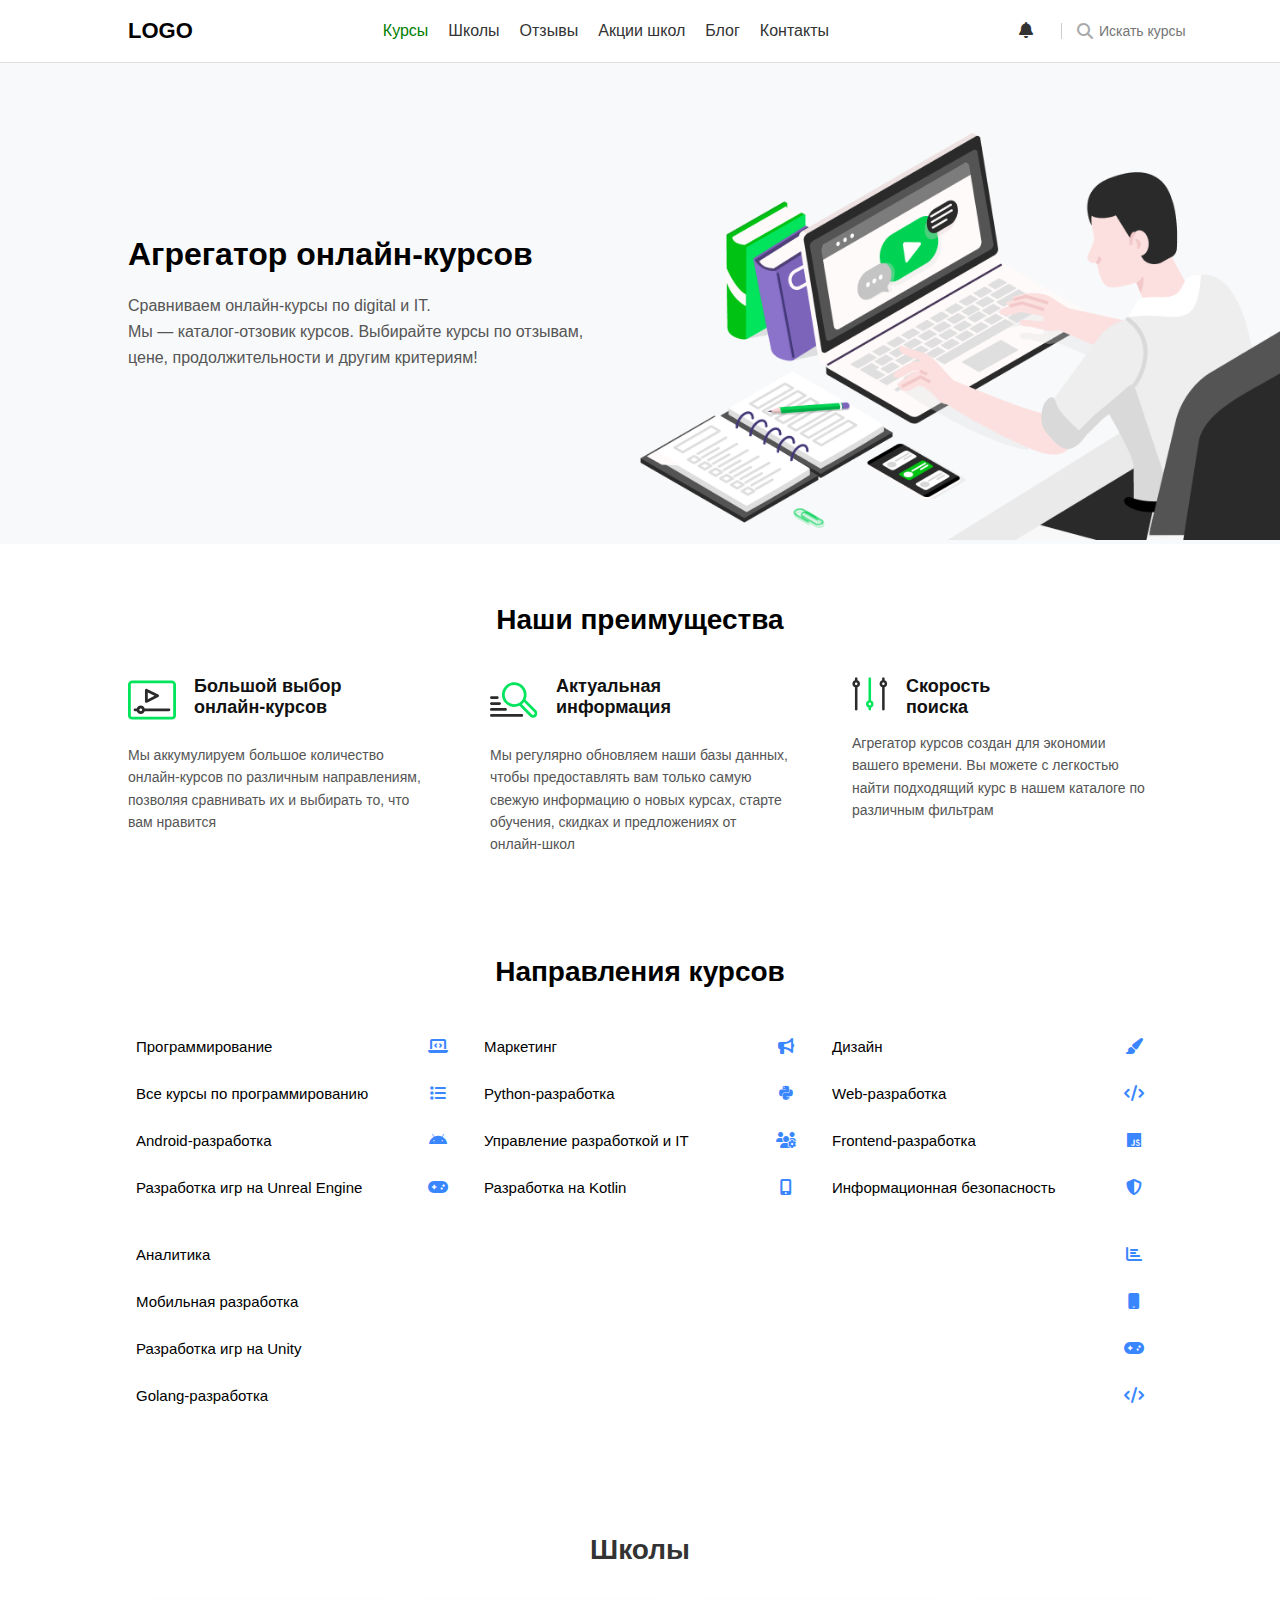
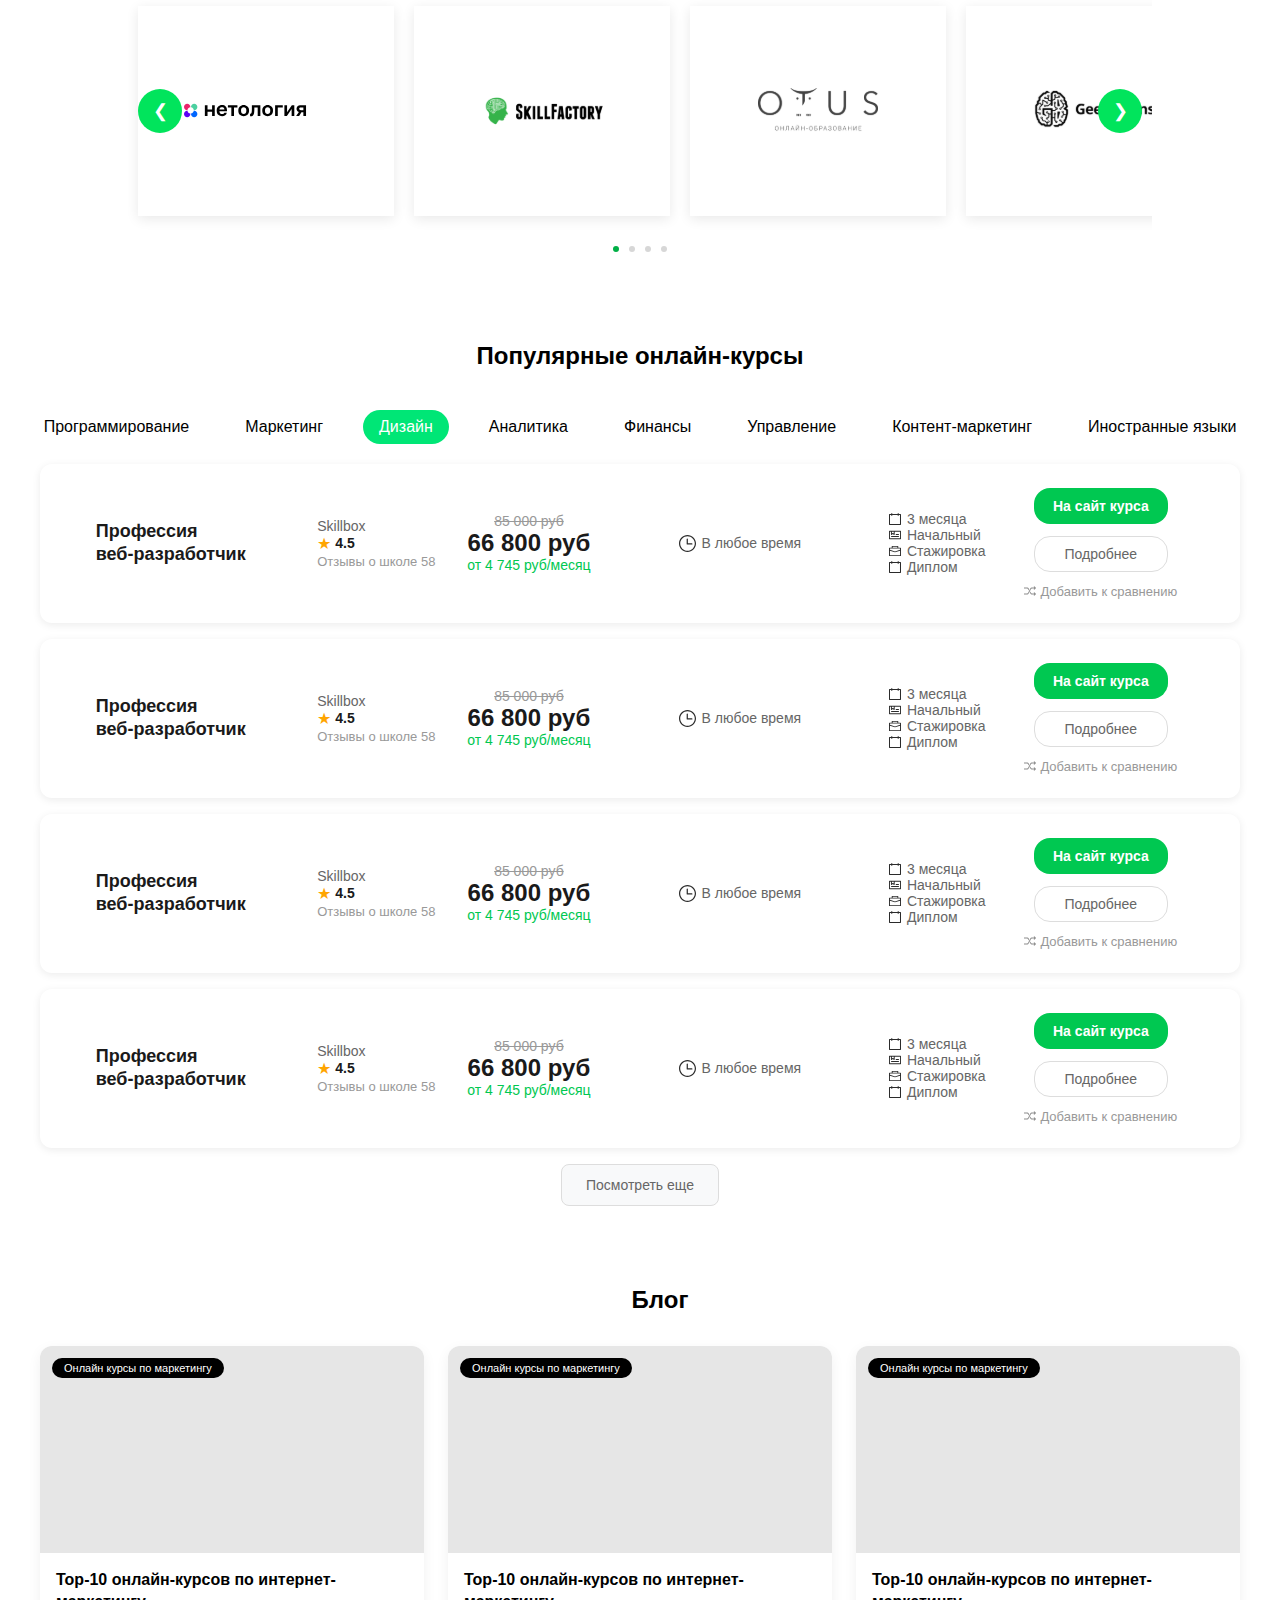
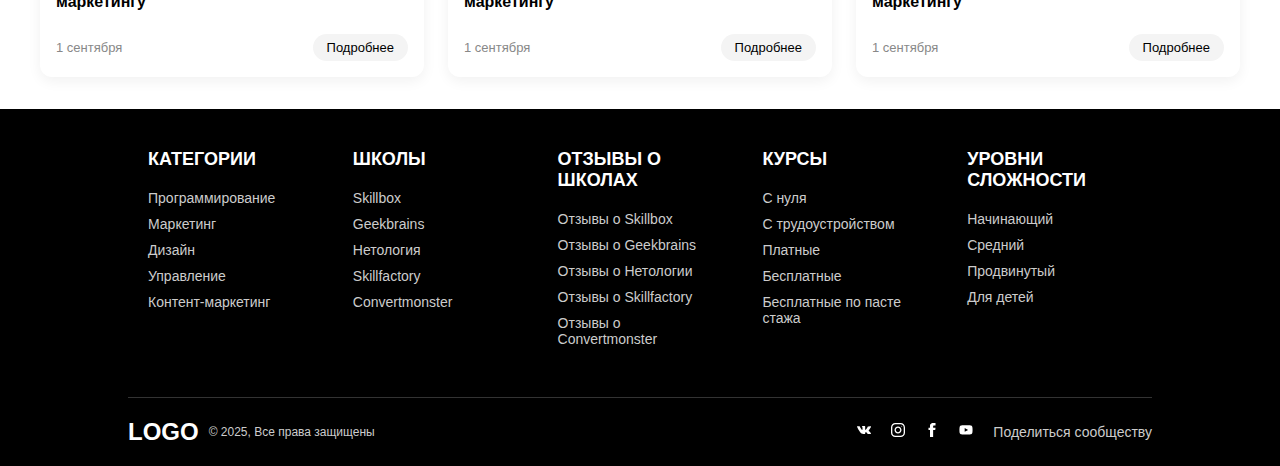
<file: index.html>
<!DOCTYPE html>
<html lang="ru">
  <head>
    <meta charset="UTF-8" />
    <meta name="viewport" content="width=device-width, initial-scale=1.0" />
    <title>Proend_uz</title>
    <link rel="stylesheet" href="./css/style.css" />
    <link
      rel="stylesheet"
      href="https://cdnjs.cloudflare.com/ajax/libs/font-awesome/6.5.0/css/all.min.css"
    />
  </head>
  <body>
    <!-- NAVBAR -->
    <nav class="navbar">
      <div class="navbar-left">
        <div class="logo">LOGO</div>
      </div>

      <ul class="navbar-menu">
        <li><a href="#" class="active">Курсы</a></li>
        <li><a href="#">Школы</a></li>
        <li><a href="#">Отзывы</a></li>
        <li><a href="#">Акции школ</a></li>
        <li><a href="#">Блог</a></li>
        <li><a href="#">Контакты</a></li>
      </ul>

      <div class="navbar-right">
        <div class="notifications">
          <i class="fas fa-bell"></i>
        </div>

        <div class="search">
          <i class="fas fa-magnifying-glass"></i>
          <input type="text" placeholder="Искать курсы" />
        </div>
      </div>
    </nav>
    <!-- AGGREGATOR SECTION -->
    <section class="aggregator">
      <div class="aggregator-left">
        <h2>Агрегатор онлайн-курсов</h2>
        <p>
          Сравниваем онлайн-курсы по digital и IT. <br />
          Мы — каталог-отзовик курсов. Выбирайте курсы по отзывам, <br />
          цене, продолжительности и другим критериям!
        </p>
      </div>
      <div class="aggregator-right">
        <img src="./images/person_pc.png" alt="Laptop image" />
      </div>
    </section>

    <div id="benefits-placeholder"></div>
    <div id="courses-placeholder"></div>

    <!-- Schools Carousel Section -->
    <section class="schools-section">
      <div class="schools-container">
        <h2>Школы</h2>
        <div class="carousel-container">
          <button class="carousel-btn prev" onclick="moveSlide(-1)">
            &#10094;
          </button>
          <div class="carousel">
            <div class="carousel-item">
              <img src="./icons/netology-logo.svg" alt="" />
            </div>
            <div class="carousel-item">
              <img src="./icons/l5_montazhnaya.svg" alt="" />
            </div>
            <div class="carousel-item">
              <img src="./icons/otus.svg" alt="" />
            </div>
            <div class="carousel-item">
              <img src="./icons/geekbrains.svg" alt="" />
            </div>
            <div class="carousel-item">
              <img src="./icons/netology-logo.svg" alt="" />
            </div>
            <div class="carousel-item">
              <img src="./icons/netology-logo.svg" alt="" />
            </div>
          </div>
          <button class="carousel-btn next" onclick="moveSlide(1)">
            &#10095;
          </button>
          <div class="carousel-dots">
            <span class="dot active" onclick="goToSlide(0)"></span>
            <span class="dot" onclick="goToSlide(1)"></span>
            <span class="dot" onclick="goToSlide(2)"></span>
            <span class="dot" onclick="goToSlide(3)"></span>
          </div>
        </div>
      </div>
    </section>

    <!-- Tabs Container -->
    <div
      style="
        display: flex;
        align-items: center;
        justify-content: center;
        margin: 40px;
      "
    >
      <h2>Популярные онлайн-курсы</h2>
    </div>
    <div class="tabs-container">
      <button class="tab-button" data-tab="programming">
        Программирование
      </button>
      <button class="tab-button" data-tab="marketing">Маркетинг</button>
      <button class="tab-button active" data-tab="design">Дизайн</button>
      <button class="tab-button" data-tab="analytics">Аналитика</button>
      <button class="tab-button" data-tab="finance">Финансы</button>
      <button class="tab-button" data-tab="management">Управление</button>
      <button class="tab-button" data-tab="content">Контент-маркетинг</button>
      <button class="tab-button" data-tab="languages">Иностранные языки</button>
    </div>
    <div class="container">
      <div class="course-card">
        <div class="course-left">
          <div class="course-info">
            <div>
              <h3 class="course-title">Профессия<br />веб-разработчик</h3>
            </div>
            <div class="course-provider">
              <div>
                <span>Skillbox</span>
              </div>
              <div>
                <div class="rating">
                  <span class="star">★</span>
                  <span class="rating-text">4.5</span>
                </div>
                <span class="reviews">Отзывы о школе 58</span>
              </div>
            </div>
          </div>
        </div>

        <div class="course-details">
          <div class="price-section">
            <div class="original-price">85 000 руб</div>
            <div class="current-price">66 800 руб</div>
            <div class="monthly-price">от 4 745 руб/месяц</div>
          </div>

          <div class="course-meta">
            <div class="meta-item">
              <img src="./icons/card_icons/time.svg" alt="logo" />
              <span>В любое время</span>
            </div>
          </div>

          <div class="course-meta">
            <div class="meta-item">
              <img src="./icons/card_icons/title.svg" alt="logo" />
              <span>3 месяца</span>
            </div>
            <div class="meta-item">
              <img src="./icons/card_icons/card.svg" alt="logo" />
              <span>Начальный</span>
            </div>
            <div class="meta-item">
              <img src="./icons/card_icons/bag.svg" alt="logo" />
              <span>Стажировка</span>
            </div>
            <div class="meta-item">
              <img src="./icons/card_icons/title.svg" alt="logo" />
              <span>Диплом</span>
            </div>
          </div>
        </div>

        <div class="course-actions">
          <button class="btn-primary">На сайт курса</button>
          <button class="btn-secondary">Подробнее</button>
          <a href="#" class="compare-link">
            <img src="./icons/card_icons/shuffle.svg" alt="" />
            Добавить к сравнению
          </a>
        </div>
      </div>

      <div class="course-card">
        <div class="course-left">
          <div class="course-info">
            <div>
              <h3 class="course-title">Профессия<br />веб-разработчик</h3>
            </div>
            <div class="course-provider">
              <div>
                <span>Skillbox</span>
              </div>
              <div>
                <div class="rating">
                  <span class="star">★</span>
                  <span class="rating-text">4.5</span>
                </div>
                <span class="reviews">Отзывы о школе 58</span>
              </div>
            </div>
          </div>
        </div>

        <div class="course-details">
          <div class="price-section">
            <div class="original-price">85 000 руб</div>
            <div class="current-price">66 800 руб</div>
            <div class="monthly-price">от 4 745 руб/месяц</div>
          </div>

          <div class="course-meta">
            <div class="meta-item">
              <img src="./icons/card_icons/time.svg" alt="logo" />
              <span>В любое время</span>
            </div>
          </div>

          <div class="course-meta">
            <div class="meta-item">
              <img src="./icons/card_icons/title.svg" alt="logo" />
              <span>3 месяца</span>
            </div>
            <div class="meta-item">
              <img src="./icons/card_icons/card.svg" alt="logo" />
              <span>Начальный</span>
            </div>
            <div class="meta-item">
              <img src="./icons/card_icons/bag.svg" alt="logo" />
              <span>Стажировка</span>
            </div>
            <div class="meta-item">
              <img src="./icons/card_icons/title.svg" alt="logo" />
              <span>Диплом</span>
            </div>
          </div>
        </div>

        <div class="course-actions">
          <button class="btn-primary">На сайт курса</button>
          <button class="btn-secondary">Подробнее</button>
          <a href="#" class="compare-link">
            <img src="./icons/card_icons/shuffle.svg" alt="" />
            Добавить к сравнению
          </a>
        </div>
      </div>

      <div class="course-card">
        <div class="course-left">
          <div class="course-info">
            <div>
              <h3 class="course-title">Профессия<br />веб-разработчик</h3>
            </div>
            <div class="course-provider">
              <div>
                <span>Skillbox</span>
              </div>
              <div>
                <div class="rating">
                  <span class="star">★</span>
                  <span class="rating-text">4.5</span>
                </div>
                <span class="reviews">Отзывы о школе 58</span>
              </div>
            </div>
          </div>
        </div>

        <div class="course-details">
          <div class="price-section">
            <div class="original-price">85 000 руб</div>
            <div class="current-price">66 800 руб</div>
            <div class="monthly-price">от 4 745 руб/месяц</div>
          </div>

          <div class="course-meta">
            <div class="meta-item">
              <img src="./icons/card_icons/time.svg" alt="logo" />
              <span>В любое время</span>
            </div>
          </div>

          <div class="course-meta">
            <div class="meta-item">
              <img src="./icons/card_icons/title.svg" alt="logo" />
              <span>3 месяца</span>
            </div>
            <div class="meta-item">
              <img src="./icons/card_icons/card.svg" alt="logo" />
              <span>Начальный</span>
            </div>
            <div class="meta-item">
              <img src="./icons/card_icons/bag.svg" alt="logo" />
              <span>Стажировка</span>
            </div>
            <div class="meta-item">
              <img src="./icons/card_icons/title.svg" alt="logo" />
              <span>Диплом</span>
            </div>
          </div>
        </div>

        <div class="course-actions">
          <button class="btn-primary">На сайт курса</button>
          <button class="btn-secondary">Подробнее</button>
          <a href="#" class="compare-link">
            <img src="./icons/card_icons/shuffle.svg" alt="" />
            Добавить к сравнению
          </a>
        </div>
      </div>

      <div class="course-card">
        <div class="course-left">
          <div class="course-info">
            <div>
              <h3 class="course-title">Профессия<br />веб-разработчик</h3>
            </div>
            <div class="course-provider">
              <div>
                <span>Skillbox</span>
              </div>
              <div>
                <div class="rating">
                  <span class="star">★</span>
                  <span class="rating-text">4.5</span>
                </div>
                <span class="reviews">Отзывы о школе 58</span>
              </div>
            </div>
          </div>
        </div>

        <div class="course-details">
          <div class="price-section">
            <div class="original-price">85 000 руб</div>
            <div class="current-price">66 800 руб</div>
            <div class="monthly-price">от 4 745 руб/месяц</div>
          </div>

          <div class="course-meta">
            <div class="meta-item">
              <img src="./icons/card_icons/time.svg" alt="logo" />
              <span>В любое время</span>
            </div>
          </div>

          <div class="course-meta">
            <div class="meta-item">
              <img src="./icons/card_icons/title.svg" alt="logo" />
              <span>3 месяца</span>
            </div>
            <div class="meta-item">
              <img src="./icons/card_icons/card.svg" alt="logo" />
              <span>Начальный</span>
            </div>
            <div class="meta-item">
              <img src="./icons/card_icons/bag.svg" alt="logo" />
              <span>Стажировка</span>
            </div>
            <div class="meta-item">
              <img src="./icons/card_icons/title.svg" alt="logo" />
              <span>Диплом</span>
            </div>
          </div>
        </div>

        <div class="course-actions">
          <button class="btn-primary">На сайт курса</button>
          <button class="btn-secondary">Подробнее</button>
          <a href="#" class="compare-link">
            <img src="./icons/card_icons/shuffle.svg" alt="" />
            Добавить к сравнению
          </a>
        </div>
      </div>

      <div class="course-card">
        <div class="course-left">
          <div class="course-info">
            <div>
              <h3 class="course-title">Профессия<br />веб-разработчик</h3>
            </div>
            <div class="course-provider">
              <div>
                <span>Skillbox</span>
              </div>
              <div>
                <div class="rating">
                  <span class="star">★</span>
                  <span class="rating-text">4.5</span>
                </div>
                <span class="reviews">Отзывы о школе 58</span>
              </div>
            </div>
          </div>
        </div>

        <div class="course-details">
          <div class="price-section">
            <div class="original-price">85 000 руб</div>
            <div class="current-price">66 800 руб</div>
            <div class="monthly-price">от 4 745 руб/месяц</div>
          </div>

          <div class="course-meta">
            <div class="meta-item">
              <img src="./icons/card_icons/time.svg" alt="logo" />
              <span>В любое время</span>
            </div>
          </div>

          <div class="course-meta">
            <div class="meta-item">
              <img src="./icons/card_icons/title.svg" alt="logo" />
              <span>3 месяца</span>
            </div>
            <div class="meta-item">
              <img src="./icons/card_icons/card.svg" alt="logo" />
              <span>Начальный</span>
            </div>
            <div class="meta-item">
              <img src="./icons/card_icons/bag.svg" alt="logo" />
              <span>Стажировка</span>
            </div>
            <div class="meta-item">
              <img src="./icons/card_icons/title.svg" alt="logo" />
              <span>Диплом</span>
            </div>
          </div>
        </div>

        <div class="course-actions">
          <button class="btn-primary">На сайт курса</button>
          <button class="btn-secondary">Подробнее</button>
          <a href="#" class="compare-link">
            <img src="./icons/card_icons/shuffle.svg" alt="" />
            Добавить к сравнению
          </a>
        </div>
      </div>

      <div class="more-button-wrapper">
        <button class="more-btn">Посмотреть еще</button>
      </div>
    </div>

    <div
      style="
        display: flex;
        align-items: center;
        justify-content: center;
        margin: 80px 0px 0px 40px;
      "
    >
      <h2>Блог</h2>
    </div>
    <div class="custom-card-list">
      <div class="custom-course-item">
        <span class="custom-badge">Онлайн курсы по маркетингу</span>
        <div class="custom-image-block"></div>
        <div class="custom-course-info">
          <h3 class="custom-course-title">
            Top-10 онлайн-курсов по интернет-маркетингу
          </h3>
          <div class="custom-course-footer">
            <span class="custom-course-date">1 сентября</span>
            <button class="custom-detail-btn">Подробнее</button>
          </div>
        </div>
      </div>

      <div class="custom-course-item">
        <span class="custom-badge">Онлайн курсы по маркетингу</span>
        <div class="custom-image-block"></div>
        <div class="custom-course-info">
          <h3 class="custom-course-title">
            Top-10 онлайн-курсов по интернет-маркетингу
          </h3>
          <div class="custom-course-footer">
            <span class="custom-course-date">1 сентября</span>
            <button class="custom-detail-btn">Подробнее</button>
          </div>
        </div>
      </div>

      <div class="custom-course-item">
        <span class="custom-badge">Онлайн курсы по маркетингу</span>
        <div class="custom-image-block"></div>
        <div class="custom-course-info">
          <h3 class="custom-course-title">
            Top-10 онлайн-курсов по интернет-маркетингу
          </h3>
          <div class="custom-course-footer">
            <span class="custom-course-date">1 сентября</span>
            <button class="custom-detail-btn">Подробнее</button>
          </div>
        </div>
      </div>
    </div>

    <div class="footer-container">
      <footer class="footer">
        <div class="footer-column">
          <h3>КАТЕГОРИИ</h3>
          <ul>
            <li>Программирование</li>
            <li>Маркетинг</li>
            <li>Дизайн</li>
            <li>Управление</li>
            <li>Контент-маркетинг</li>
          </ul>
        </div>
        <div class="footer-column">
          <h3>ШКОЛЫ</h3>
          <ul>
            <li>Skillbox</li>
            <li>Geekbrains</li>
            <li>Нетология</li>
            <li>Skillfactory</li>
            <li>Convertmonster</li>
          </ul>
        </div>
        <div class="footer-column">
          <h3>ОТЗЫВЫ О ШКОЛАХ</h3>
          <ul>
            <li>Отзывы о Skillbox</li>
            <li>Отзывы о Geekbrains</li>
            <li>Отзывы о Нетологии</li>
            <li>Отзывы о Skillfactory</li>
            <li>Отзывы о Convertmonster</li>
          </ul>
        </div>
        <div class="footer-column">
          <h3>КУРСЫ</h3>
          <ul>
            <li>С нуля</li>
            <li>С трудоустройством</li>
            <li>Платные</li>
            <li>Бесплатные</li>
            <li>Бесплатные по пасте стажа</li>
          </ul>
        </div>
        <div class="footer-column">
          <h3>УРОВНИ СЛОЖНОСТИ</h3>
          <ul>
            <li>Начинающий</li>
            <li>Средний</li>
            <li>Продвинутый</li>
            <li>Для детей</li>
          </ul>
        </div>
      </footer>
      <div class="footer-bottom">
        <div class="footer-logo">
          <span>LOGO</span>
          <p>© 2025, Все права защищены</p>
        </div>
        <div class="footer-social">
          <a href="#"><img src="./icons/footer_icon/vk.svg" alt="VK" /></a>
          <a href="#"
            ><img src="./icons/footer_icon/instagram.svg" alt="Instagram"
          /></a>
          <a href="#"
            ><img src="./icons/footer_icon/facebook.svg" alt="Facebook"
          /></a>
          <a href="#"
            ><img src="./icons/footer_icon/youtube.svg" alt="Youtube"
          /></a>
          <span>Поделиться сообществу</span>
        </div>
      </div>
    </div>

    <script>
      document.addEventListener("DOMContentLoaded", function () {
        fetch("benefits.html")
          .then((res) => res.text())
          .then((data) => {
            document.getElementById("benefits-placeholder").innerHTML = data;
          });

        fetch("courses_columns.html")
          .then((res) => res.text())
          .then((data) => {
            document.getElementById("courses-placeholder").innerHTML = data;
          });

        initCarousel();
      });

      let currentSlide = 0;

      function initCarousel() {
        showSlide(currentSlide);
      }

      function showSlide(n) {
        const carousel = document.querySelector(".carousel");
        const totalItems = document.querySelectorAll(".carousel-item").length;
        const visibleItems = 4;
        const itemWidth = 100 / visibleItems;

        if (n < 0) {
          currentSlide = totalItems - visibleItems;
        } else if (n > totalItems - visibleItems) {
          currentSlide = 0;
        } else {
          currentSlide = n;
        }

        carousel.style.transform = `translateX(-${currentSlide * itemWidth}%)`;
      }

      function moveSlide(step) {
        showSlide(currentSlide + step);
      }

      function goToSlide(n) {
        showSlide(n);
      }

      setInterval(() => {
        moveSlide(1);
      }, 5000);

      // courses view
      document.addEventListener("DOMContentLoaded", function () {
        const courseCards = document.querySelectorAll(".course-card");
        const moreBtn = document.querySelector(".more-btn");

        courseCards.forEach((card, index) => {
          if (index >= 4) {
            card.style.display = "none";
          }
        });
        moreBtn.addEventListener("click", function () {
          courseCards.forEach((card) => {
            card.style.display = "flex";
          });
          moreBtn.style.display = "none";
        });
      });
    </script>
  </body>
</html>
</file>
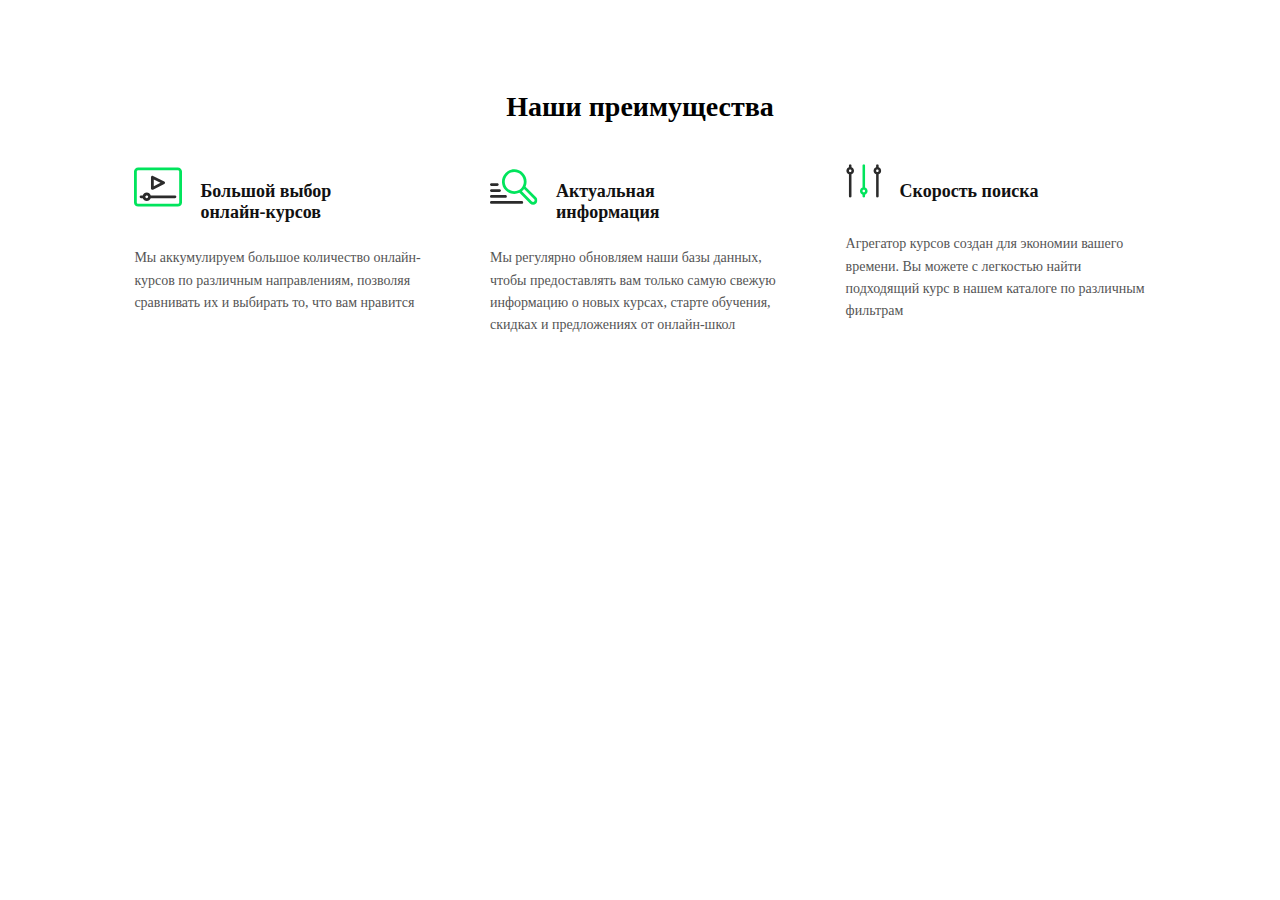
<file: benefits.html>
<!DOCTYPE html>
<html lang="en">
  <head>
    <meta charset="UTF-8" />
    <meta name="viewport" content="width=device-width, initial-scale=1.0" />
    <link rel="stylesheet" href="./css/benefits.css" />
    <title>Document</title>
  </head>
  <body>
    <section class="benefits">
      <div class="benefits-section">
        <h2 class="benefits-title">Наши преимущества</h2>
        <div class="benefits-container">
          <div class="benefit-item">
            <div class="benefit-icon">
              <img
                src="./icons/video-player.svg"
                alt="Courses icon"
                style="width: 48px; height: 48px"
              />
              <h3>Большой выбор онлайн-курсов</h3>
            </div>
            <p>
              Мы аккумулируем большое количество онлайн-курсов по различным
              направлениям, позволяя сравнивать их и выбирать то, что вам
              нравится
            </p>
          </div>

          <div class="benefit-item">
            <div class="benefit-icon">
              <img
                src="./icons/search.svg"
                alt="Info icon"
                style="width: 48px; height: 48px"
              />
              <h3>Актуальная информация</h3>
            </div>
            <p>
              Мы регулярно обновляем наши базы данных, чтобы предоставлять вам
              только самую свежую информацию о новых курсах, старте обучения,
              скидках и предложениях от онлайн-школ
            </p>
          </div>

          <div class="benefit-item">
            <div class="benefit-icon">
              <img
                src="./icons/filtr.svg"
                alt="Speed icon"
                style="width: 36px; height: 36px"
              />
              <h3>Скорость поиска</h3>
            </div>
            <p>
              Агрегатор курсов создан для экономии вашего времени. Вы можете с
              легкостью найти подходящий курс в нашем каталоге по различным
              фильтрам
            </p>
          </div>
        </div>
      </div>
    </section>
  </body>
</html>
</file>
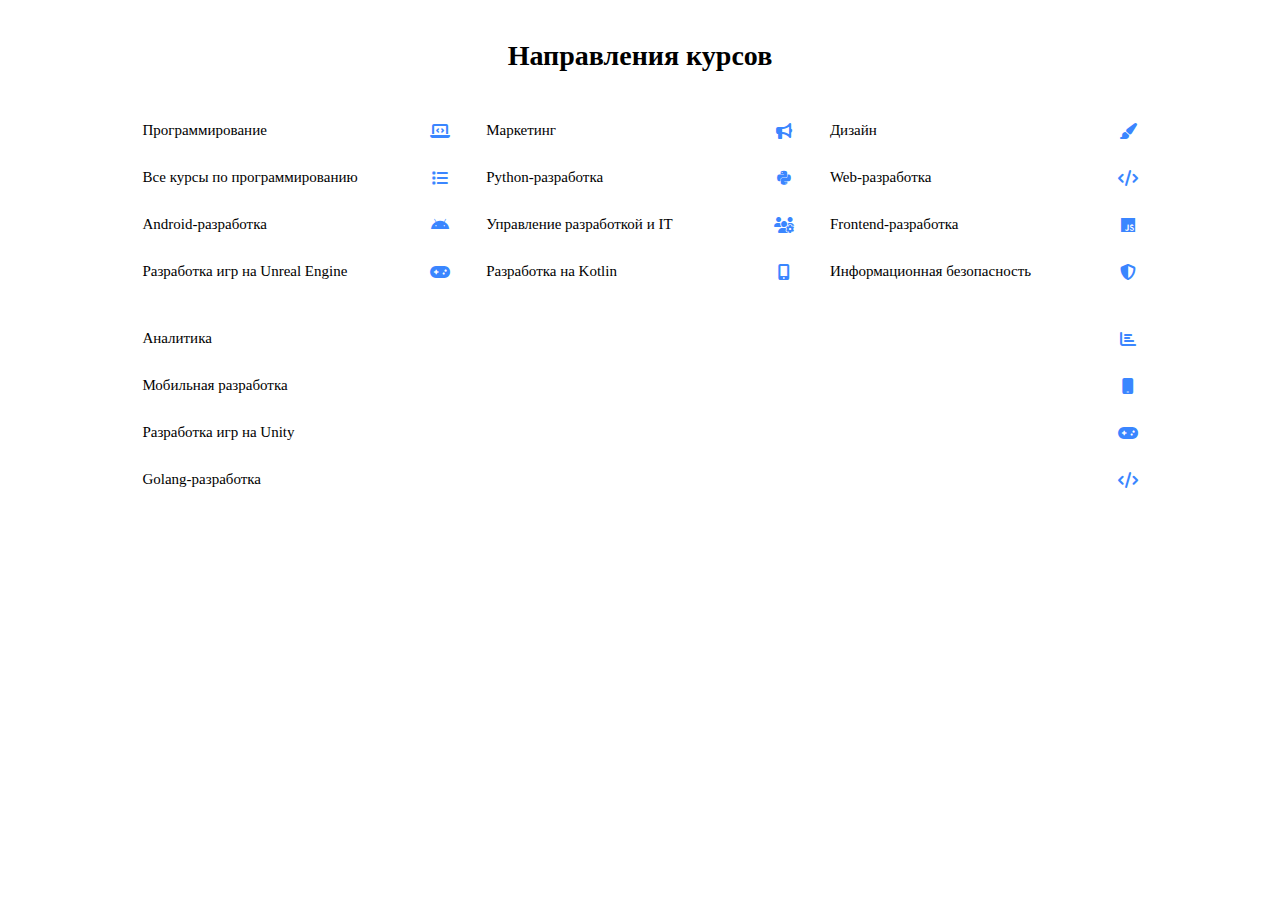
<file: courses_columns.html>
<!DOCTYPE html>
<html lang="ru">
  <head>
    <meta charset="UTF-8" />
    <meta name="viewport" content="width=device-width, initial-scale=1.0" />
    <title>Kurslar</title>
    <link
      rel="stylesheet"
      href="https://cdnjs.cloudflare.com/ajax/libs/font-awesome/6.5.0/css/all.min.css"
    />
    <link rel="stylesheet" href="./css/courses_column.css" />
  </head>
  <body>
    <div class="courses-wrapper">
      <h1 class="courses-title">Направления курсов</h1>
      <div class="courses-container">
        <div class="courses-columns">
          <!-- 1-ustun -->
          <div class="course-column">
            <div class="course-item">
              <p class="course-name">Программирование</p>
              <i class="fas fa-laptop-code course-icon"></i>
            </div>
            <div class="course-item">
              <p class="course-name">Все курсы по программированию</p>
              <i class="fas fa-list course-icon"></i>
            </div>
            <div class="course-item">
              <p class="course-name">Android-разработка</p>
              <i class="fab fa-android course-icon"></i>
            </div>
            <div class="course-item">
              <p class="course-name">Разработка игр на Unreal Engine</p>
              <i class="fas fa-gamepad course-icon"></i>
            </div>
          </div>

          <!-- 2-ustun -->
          <div class="course-column">
            <div class="course-item">
              <p class="course-name">Маркетинг</p>
              <i class="fas fa-bullhorn course-icon"></i>
            </div>
            <div class="course-item">
              <p class="course-name">Python-разработка</p>
              <i class="fab fa-python course-icon"></i>
            </div>
            <div class="course-item">
              <p class="course-name">Управление разработкой и IT</p>
              <i class="fas fa-users-cog course-icon"></i>
            </div>
            <div class="course-item">
              <p class="course-name">Разработка на Kotlin</p>
              <i class="fas fa-mobile-alt course-icon"></i>
            </div>
          </div>

          <!-- 3-ustun -->
          <div class="course-column">
            <div class="course-item">
              <p class="course-name">Дизайн</p>
              <i class="fas fa-paint-brush course-icon"></i>
            </div>
            <div class="course-item">
              <p class="course-name">Web-разработка</p>
              <i class="fas fa-code course-icon"></i>
            </div>
            <div class="course-item">
              <p class="course-name">Frontend-разработка</p>
              <i class="fab fa-js course-icon"></i>
            </div>
            <div class="course-item">
              <p class="course-name">Информационная безопасность</p>
              <i class="fas fa-shield-alt course-icon"></i>
            </div>
          </div>

          <!-- 4-ustun -->
          <div class="course-column">
            <div class="course-item">
              <p class="course-name">Аналитика</p>
              <i class="fas fa-chart-bar course-icon"></i>
            </div>
            <div class="course-item">
              <p class="course-name">Мобильная разработка</p>
              <i class="fas fa-mobile course-icon"></i>
            </div>
            <div class="course-item">
              <p class="course-name">Разработка игр на Unity</p>
              <i class="fas fa-gamepad course-icon"></i>
            </div>
            <div class="course-item">
              <p class="course-name">Golang-разработка</p>
              <i class="fas fa-code course-icon"></i>
            </div>
          </div>
        </div>
      </div>
    </div>
  </body>
</html>
</file>
<file: css/style.css>
* {
  margin: 0;
  padding: 0;
  box-sizing: border-box;
}

body {
  font-family: Arial, sans-serif;
  background-color: #fff;
}

.navbar {
  display: flex;
  align-items: center;
  justify-content: space-between;
  padding: 18px 0px;
  background-color: #fff;
  border-bottom: 1px solid #e0e0e0;
}

.logo {
  font-size: 22px;
  font-weight: bold;
}

.navbar-menu {
  list-style: none;
  display: flex;
  gap: 20px;
}

.navbar-menu li a {
  text-decoration: none;
  color: #333;
  font-weight: 500;
  transition: color 0.2s;
}

.navbar-menu li a.active {
  color: green;
}

.navbar-right {
  display: flex;
  align-items: center;
  gap: 20px;
}

.navbar-left {
  margin-left: 10%;
}

.notifications {
  font-size: 16px;
  color: #333;
  margin-right: 8px;
}

.search {
  display: flex;
  align-items: center;
  gap: 6px;
  color: #aaa;
  border-left: 1px solid #ccc;
  padding-left: 15px;
}

.search input {
  border: none;
  outline: none;
  font-size: 14px;
  color: #555;
}
/* Aggregator section */
.aggregator {
  display: flex;
  background: #f8f9fa;
  justify-content: space-between;
  align-items: center;
}

.aggregator-left {
  max-width: 50%;
  margin-left: 10%;
}

.aggregator-left h2 {
  font-size: 32px;
  font-weight: bold;
  margin-bottom: 20px;
}

.aggregator-left p {
  font-size: 16px;
  line-height: 1.6;
  color: #555;
}

.aggregator-right {
  max-width: 50%;
}

.aggregator-right img {
  width: 100%;
  max-width: 100%;
}

/* Schools Carousel */
.schools-container {
  width: 80%;
  margin: 0 auto;
  margin-top: 60px;
  padding: 50px 0px;
  margin-bottom: 30px;
}
.schools-section {
  background-color: white;
}

.schools-section h2 {
  font-size: 28px;
  margin-bottom: 30px;
  color: #333;
  text-align: center;
}

.carousel-container {
  position: relative;
  width: 100%;
  overflow: hidden;
}

.carousel {
  display: flex;
  transition: transform 0.5s ease;
}

.carousel-item {
  min-width: 25%; /* 100% / 4ta item */
  box-sizing: border-box;
  display: flex;
  flex-direction: column;
  align-items: center;
  justify-content: center;
  padding: 60px 20px;
  margin: 10px;
  box-shadow: rgba(0, 0, 0, 0.09) 0px 3px 12px;
}

.carousel-item h3 {
  font-size: 24px;
  margin-bottom: 10px;
  color: #333;
}

.carousel-item h4 {
  font-size: 20px;
  margin-bottom: 15px;
  color: #555;
}

.carousel-item hr {
  width: 50%;
  margin: 20px auto;
  border: none;
  border-top: 1px solid #ddd;
}

.carousel-item strong {
  font-size: 22px;
  display: block;
  margin-top: 20px;
  color: #333;
}

.carousel-btn {
  width: 44px;
  height: 44px;
  position: absolute;
  top: 45%;
  transform: translateY(-50%);
  background-color: #01e45c;
  color: white;
  border: none;
  padding: 0;
  cursor: pointer;
  border-radius: 50%;
  font-size: 18px;
  z-index: 10;
  transition: background-color 0.3s;
  display: flex;
  align-items: center;
  justify-content: center;
}

.carousel-btn:hover {
  background-color: #00af46;
}

.prev {
  left: 10px;
}

.next {
  right: 10px;
}

.carousel-dots {
  display: flex;
  justify-content: center;
  margin-top: 20px;
}

.dot {
  width: 6px;
  height: 6px;
  background-color: #d7d7d7;
  border-radius: 50%;
  margin: 0 5px;
  cursor: pointer;
  transition: background-color 0.3s;
}

.dot.active {
  background-color: #00af46;
}

/* courses view */
.container {
  max-width: 1200px;
  margin: 0 auto;
}

.course-card {
  background: white;
  border-radius: 12px;
  padding: 24px;
  margin-bottom: 16px;
  box-shadow: 0 2px 8px rgba(0, 0, 0, 0.08);
  display: flex;
  justify-content: space-between;
  align-items: center;
  transition: all 0.3s ease;
}

.course-card:hover {
  transform: translateY(-2px);
  box-shadow: 0 4px 16px rgba(0, 0, 0, 0.12);
}

.course-left {
  width: 35%;
}

.course-info {
  display: flex;

  align-items: center;
  justify-content: space-around;
  gap: 8px;
}

.course-title {
  font-size: 18px;
  font-weight: 600;
  color: #1a1a1a;
  line-height: 1.3;
}

.course-provider {
  gap: 8px;
  color: #666;
  font-size: 14px;
}

.rating {
  display: flex;
  align-items: center;
  gap: 4px;
}

.star {
  color: #ffa500;
  font-size: 16px;
}

.rating-text {
  font-weight: 600;
  color: #1a1a1a;
}

.reviews {
  color: #999;
  font-size: 13px;
}

.course-details {
  width: 45%;
  display: flex;
  align-items: center;
  justify-content: space-between;

  gap: 12px;
  align-items: center;
}

.price-section {
  text-align: center;
}

.original-price {
  color: #999;
  text-decoration: line-through;
  font-size: 14px;
}

.current-price {
  font-size: 24px;
  font-weight: 700;
  color: #1a1a1a;
}

.monthly-price {
  color: #00c851;
  font-size: 14px;
  font-weight: 500;
}

.course-meta {
  align-items: center;
  color: #666;
  font-size: 14px;
}

.meta-item {
  display: flex;
  align-items: center;
  gap: 6px;
}

.icon {
  width: 16px;
  height: 16px;
  opacity: 0.7;
}

.course-actions {
  width: 20%;
  display: flex;
  flex-direction: column;
  gap: 12px;
  align-items: center;
}

.btn-primary {
  width: 134px;
  height: 36px;
  display: flex;
  align-items: center;
  justify-content: center;
  background: #00c851;
  color: white;
  border: none;
  padding: 12px 24px;
  border-radius: 16px;
  font-weight: 600;
  font-size: 14px;
  cursor: pointer;
  transition: all 0.3s ease;
  white-space: nowrap;
}

.btn-primary:hover {
  background: #00a544;
  transform: translateY(-1px);
}

.btn-secondary {
  width: 134px;
  height: 36px;
  display: flex;
  align-items: center;
  justify-content: center;
  background: transparent;
  color: #666;
  border: 1px solid #ddd;
  padding: 12px 24px;
  border-radius: 16px;
  font-size: 14px;
  cursor: pointer;
  white-space: nowrap;
}

.btn-secondary:hover {
  border-color: #999;
  color: #333;
}

.more-button-wrapper {
  text-align: center;
}

.more-btn {
  background: #f8f9fa;
  border: 1px solid #ddd;
  padding: 12px 24px;
  border-radius: 8px;
  color: #666;
  cursor: pointer;
  font-size: 14px;
}

.more-btn:hover {
  background: #e9ecef;
}

.compare-link {
  color: #999;
  font-size: 13px;
  text-decoration: none;
  display: flex;
  align-items: center;
  gap: 4px;
}

.compare-link:hover {
  color: #666;
}

@media (max-width: 768px) {
  .course-card {
    flex-direction: column;
    gap: 20px;
    align-items: stretch;
  }

  .course-left {
    flex-direction: column;
    gap: 16px;
    align-items: flex-start;
  }

  .course-actions {
    flex-direction: row;
    justify-content: space-between;
  }

  .course-meta {
    flex-wrap: wrap;
  }
}

/* Tabs Styling */
.tabs-container {
  display: flex;
  flex-wrap: wrap;
  justify-content: center;
  gap: 24px;
  margin: 20px 0;
}

.tab-button {
  padding: 8px 16px;
  border: none;
  background-color: transparent;
  font-size: 16px;
  cursor: pointer;
  border-radius: 20px;
  transition: 0.3s;
  font-weight: 500;
}

.tab-button:hover {
  background-color: #f2f2f2;
}

.tab-button.active {
  background-color: #00e676;
  color: #fff;
}

/* Custom Card List */

.custom-card-list {
  display: flex;
  gap: 24px;
  justify-content: center;
  flex-wrap: wrap;
  padding: 32px;
}

.custom-course-item {
  position: relative;
  width: 384px;
  background-color: #fff;
  border-radius: 12px;
  box-shadow: 0 4px 14px rgba(0, 0, 0, 0.06);
  overflow: hidden;
  transition: transform 0.2s ease-in-out;
}

.custom-course-item:hover {
  transform: translateY(-6px);
}

.custom-badge {
  position: absolute;
  top: 12px;
  left: 12px;
  background: #000;
  color: #fff;
  font-size: 11px;
  padding: 4px 12px;
  border-radius: 14px;
  z-index: 10;
}

.custom-image-block {
  width: 100%;
  height: 207px;
  background-color: #e6e6e6;
}

.custom-course-info {
  padding: 16px;
}

.custom-course-title {
  font-size: 16px;
  font-weight: 600;
  margin-bottom: 20px;
  line-height: 1.4;
}

.custom-course-footer {
  display: flex;
  justify-content: space-between;
  align-items: center;
}

.custom-course-date {
  font-size: 13px;
  color: #888;
}

.custom-detail-btn {
  background: #f4f4f4;
  border: none;
  padding: 6px 14px;
  font-size: 13px;
  border-radius: 20px;
  cursor: pointer;
  transition: background 0.2s;
}

.custom-detail-btn:hover {
  background-color: #ddd;
}

/* Footer */

.footer-container {
  background-color: #000000;
}
.footer {
  display: flex;
  width: 80%;
  margin: 0 auto;
  padding: 40px 0;
  justify-content: space-around;
}

.footer-column {
  flex: 1;
  margin: 0 20px;
}

.footer-column h3 {
  font-size: 18px;
  margin-bottom: 20px;
  color: #fff;
}

.footer-column ul {
  list-style: none;
  padding: 0;
}

.footer-column ul li {
  margin-bottom: 10px;
  font-size: 14px;
  color: #ccc;
}

.footer-column ul li:hover {
  color: #fff;
  cursor: pointer;
}

.footer-bottom {
  display: flex;
  width: 80%;
  margin: 0 auto;
  justify-content: space-between;
  align-items: center;
  padding: 20px 0px;
  background-color: #000000;
  border-top: 1px solid #333;
}

.footer-logo {
  display: flex;
  align-items: center;
  color: #fff;
}

.footer-logo span {
  font-size: 24px;
  font-weight: bold;
  margin-right: 10px;
}

.footer-logo p {
  font-size: 12px;
  color: #ccc;
}

.footer-social {
  display: flex;
  align-items: center;
}

.footer-social a {
  margin: 0 10px;
}

.footer-social img {
  width: 14px;
  height: 14px;
  filter: grayscale(100%);
}

.footer-social img:hover {
  filter: none;
}

.footer-social span {
  font-size: 14px;
  color: #ccc;
  margin-left: 10px;
}

.footer-social span:hover {
  color: #fff;
  cursor: pointer;
}
</file>
<file: css/benefits.css>
* Benefits section */ .benefits {
  background-color: #fff;
}

.benefits-section {
  width: 80%;
  margin: 0 auto;
  padding: 60px 0;
}

.benefits h2 {
  text-align: center;
}

.benefits-title {
  font-size: 28px;
  font-weight: bold;
  margin-bottom: 40px;
}

.benefits-container {
  display: flex;
  justify-content: space-between;
  gap: 40px;
  flex-wrap: wrap;
}

.benefit-item {
  min-width: 250px;
  max-width: 300px;
}

.benefit-item img {
  height: 48px;
  margin-bottom: 20px;
}

.benefit-item h3 {
  width: 50%;
  margin-left: 18px;
  font-size: 18px;
  margin-bottom: 10px;
  color: #111;
}

.benefit-item p {
  font-size: 14px;
  color: #555;
  line-height: 1.6;
}

.benefit-icon {
  display: flex;
  /* align-items: center; */
  /* justify-content: center; */
}

/* .benefit-icon img {
  width: 48px;
  height: 48px;
} */
</file>
<file: css/courses_column.css>
.courses-container {
  max-width: 80%;
  margin-top: 60px;
  margin: 0 auto;
}

courses-wrapper {
  width: 100%;
  background-color: aqua;
}

.courses-title {
  font-size: 28px;
  text-align: center;
  margin: 40px;
}

.courses-columns {
  display: flex;
  flex-wrap: wrap;
  gap: 20px;
}

.course-column {
  flex: 1;
  min-width: 250px;
}

.course-item {
  display: flex;
  align-items: center;
  margin-bottom: 10px;
  padding: 8px;
  border-radius: 5px;
  transition: background 0.2s;
}

.course-item:hover {
  background: #f0f0f0;
}

.course-icon {
  margin-left: 10px;
  color: #3a86ff;
  width: 20px;
  text-align: center;
}

.course-name {
  flex: 1;
  margin: 0;
  font-size: 15px;
  line-height: 1.4;
}
</file>
